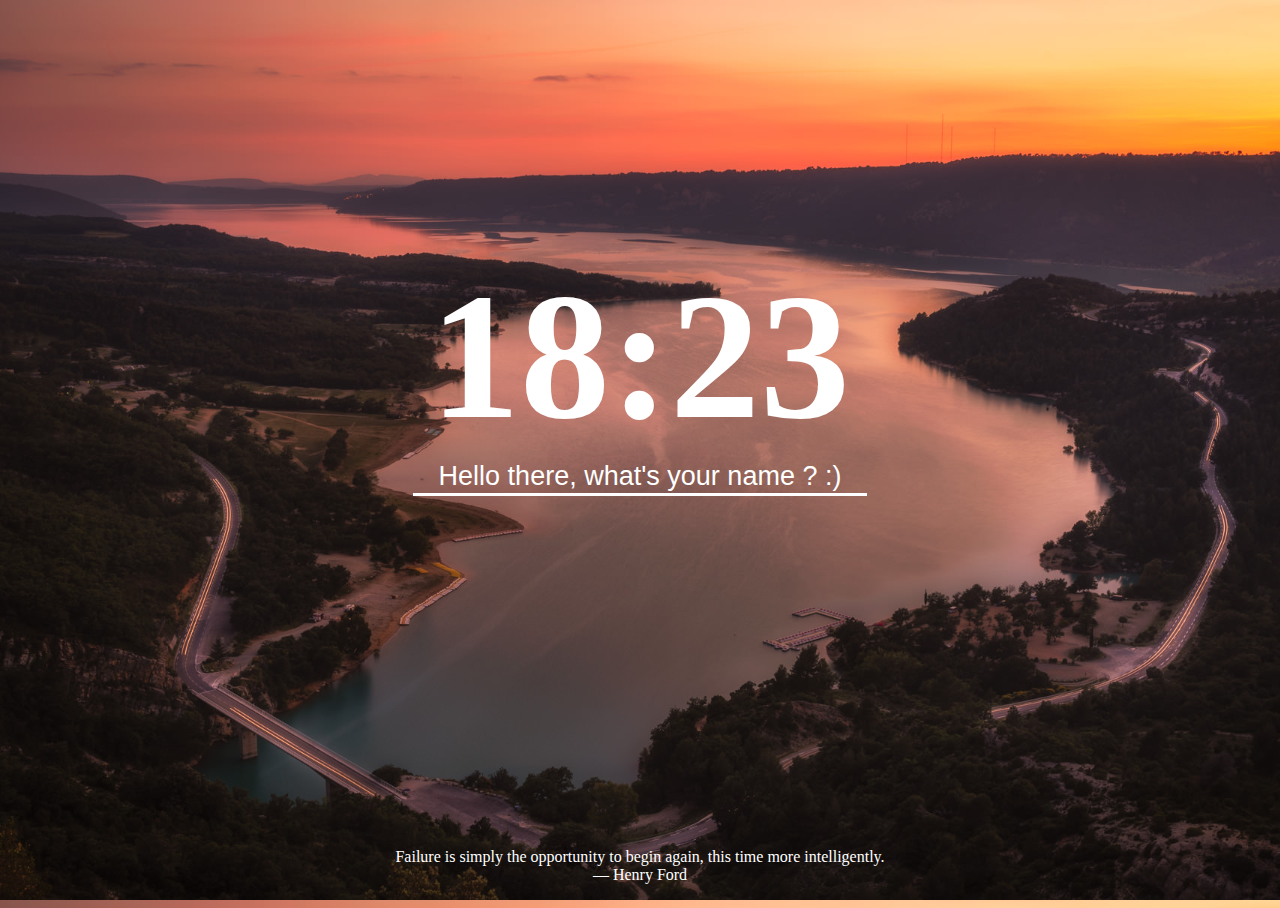
<file: index.html>
<!DOCTYPE html>
<html lang="en">
  <head>
    <meta charset="UTF-8" />
    <meta name="viewport" content="width=device-width, initial-scale=1.0" />
    <link rel="stylesheet" href="css/style.css" />
    <title>Final JS Challenge</title>
  </head>
  <body>
    <div class="header-flex">
      <div class="city">
        <img src="icon/mapMark2.png" width="15px" height="15px" /><span></span>
      </div>
      <div class="weather"><img width="30px" /><span></span></div>
    </div>
    <div class="center-flex">
      <h2 id="clock"></h2>
      <form class="login-form">
        <input
          type="text"
          maxlength="20"
          placeholder="Hello there, what's your name ? :)"
          required
        />
      </form>
      <div class="greeting">
        <span></span>
      </div>
      <form class="todo-form">
        <input type="text" placeholder="Fill your todo list" />
      </form>
      <div class="todo-div">
        <button>Hide Todo List</button>
        <ul class="todo-list"></ul>
      </div>
    </div>
    <footer class="bottom-flex">
      <div class="quotes"></div>
      <div class="person"></div>
    </footer>
    <script src="js/todo.js"></script>
    <script src="js/greeting.js"></script>
    <script src="js/background.js"></script>
    <script src="js/clock.js"></script>
    <script src="js/quotes.js"></script>
    <script src="js/weather.js"></script>
  </body>
</html>
</file>
<file: css/style.css>
html {
  height: 100%;
}

* {
  color: white;
}

body {
  display: flex;
  height: 100%;
  justify-content: space-between;
  align-items: center;
  flex-direction: column;
}

.center-flex {
  display: flex;
  flex-direction: column;
  align-items: center;
  max-height: 400px;
}

#clock {
  height: max-content;
  font-size: 20vh;
  color: white;
  z-index: 1;
  margin: 0;
}

form {
  z-index: 1;
}

form input {
  border: none;
  background: transparent;
  background-color: transparent;
  outline: none;
  border-bottom: white solid;
  width: 450px;
  font-size: 27px;
  text-align: center;
}

form input::placeholder {
  color: white;
}

.todo-form input {
  border: none;
  background: transparent;
  background-color: transparent;
  outline: none;
  border-bottom: white solid;
  width: 420px;
  font-size: 27px;
  text-align: center;
}

/* img {
  position: absolute;
  height: auto;
  width: 100%;
  opacity: 0.9;
} */

.greeting {
  display: flex;
  flex-direction: column;
  align-items: center;
  margin-bottom: 50px;
}

.greeting span {
  font-size: 30px;
  font-weight: bold;
}

footer {
  display: flex;
  flex-direction: column;
  align-items: center;
  height: 60px;
  width: 100%;
}

/* footer .quotes {
} */

.header-flex {
  width: 100%;
  display: flex;
  align-items: center;
  justify-content: space-between;
  height: 50px;
  /* margin: 0px 50px; */
}

.todo-div {
  display: flex;
  flex-direction: column;
  width: 70%;
  align-items: center;
  min-height: 200px;
  max-height: 200px;
  /* border: 1px solid white; */
  /* overflow: hidden; */
}

button {
  width: 120px;
  background-color: transparent;
  border-style: none;
  /* border: 1px solid white; */
  margin-top: 10px;
  background-color: black;
  font-size: 12px;
  /* font-weight: bold; */
  cursor: pointer;
}

.todo-list {
  padding: 0px;
  overflow-x: hidden;
  overflow-y: auto;
  width: 100%;
}

.todo-list::-webkit-scrollbar {
  background-color: transparent;
  width: 5px;
}

.todo-list::-webkit-scrollbar-thumb {
  background-color: white;
  border-radius: 10px;
  /* border: 1px solid white; */
}

.todo-list li {
  display: flex;
  justify-content: center;
  align-items: center;
  list-style: none;
  padding: 5px 0;
  text-align: center;
}

li button {
  width: 20px;
  height: 20px;
  background-color: transparent;
  border-style: none;
  background-color: black;
  font-size: 12px;
  cursor: pointer;
  margin-left: 10px;
  margin-top: -3px;
}

.city {
  padding-top: 20px;
  /* display: flex; */
  /* justify-content: center; */
}

.city span {
  margin-left: 10px;
}

.greeting div {
  margin-bottom: -10px;
}
</file>
